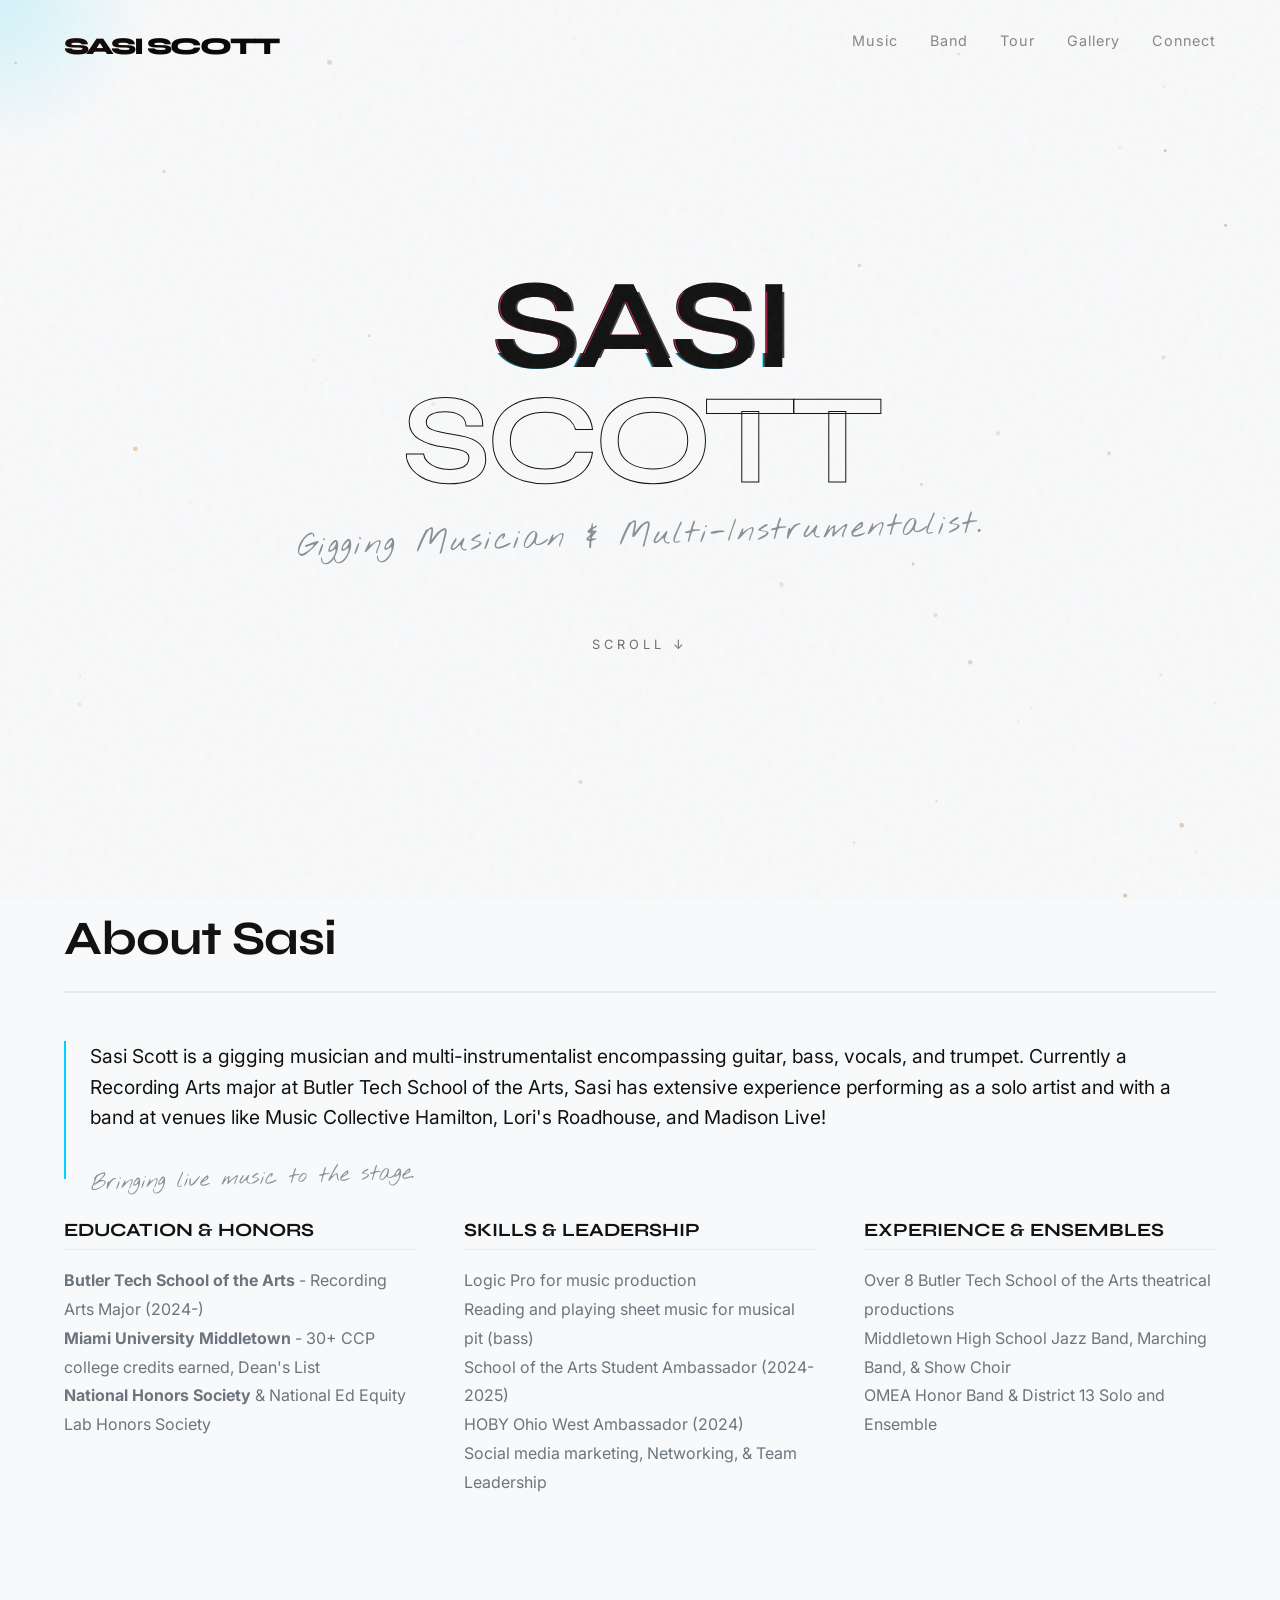
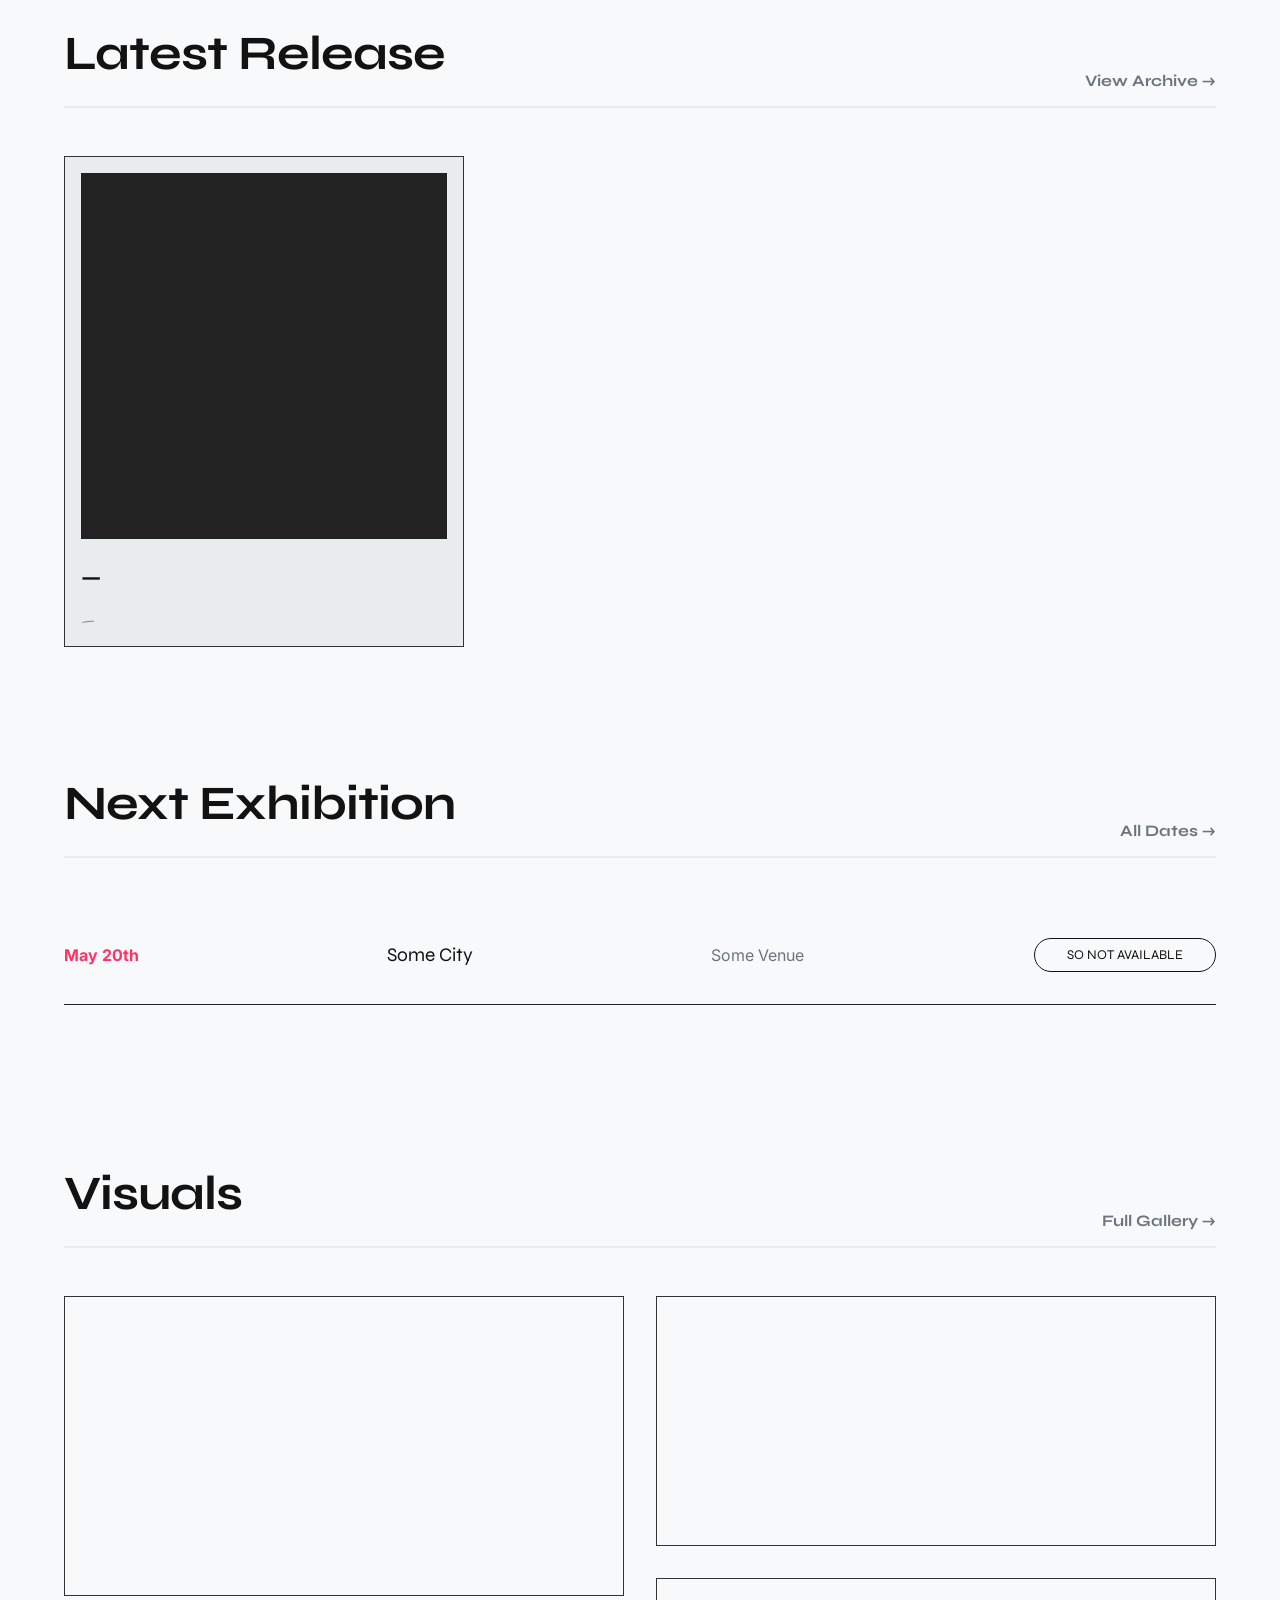
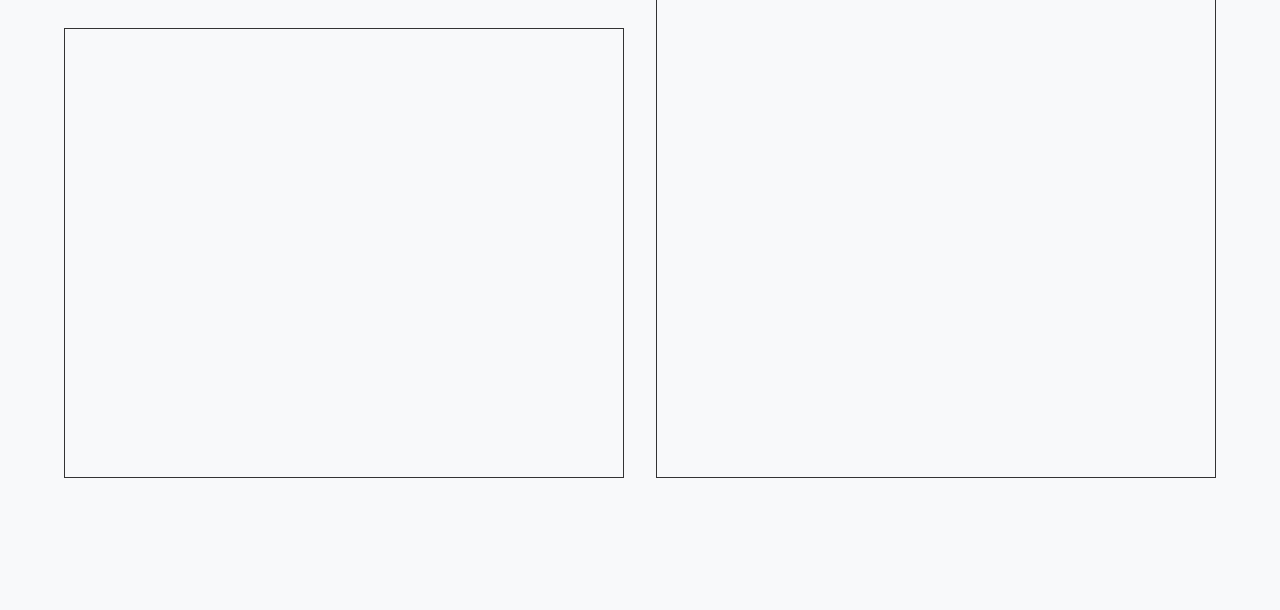
<file: index.html>
<!DOCTYPE html>
<html lang="en">
<head>
    <meta charset="UTF-8">
    <meta name="viewport" content="width=device-width, initial-scale=1.0">
    <title>Sasi Scott | Contemporary Art & Music</title>
    <link rel="stylesheet" href="css/style.css">
    <link rel="preconnect" href="https://fonts.googleapis.com">
    <link rel="preconnect" href="https://fonts.gstatic.com" crossorigin>
    <link href="https://fonts.googleapis.com/css2?family=Inter:wght@300;400;800&family=Nothing+You+Could+Do&family=Syne:wght@400;700;800&display=swap" rel="stylesheet">
</head>
<body>
    <!-- Netlify Identity Widget for CMS -->
    <script src="https://identity.netlify.com/v1/netlify-identity-widget.js"></script>

    <div id="grain-overlay"></div>
    <div class="cursor-glow"></div>

    <!-- Ambient Particles Background -->
    <canvas id="particle-canvas"></canvas>

    <nav>
        <div class="logo"><a href="#" onclick="navTo('home')">SASI SCOTT</a></div>
        <div class="links">
            <a href="#" onclick="navTo('music')">Music</a>
            <a href="https://greenfuzzband.brrrbrrr.xyz/" target="_blank" rel="noopener">Band</a>

            <a href="#" onclick="navTo('tour')">Tour</a>
            <a href="#" onclick="navTo('gallery')">Gallery</a>
            <a href="#" onclick="navTo('contact')">Connect</a>
        </div>
    </nav>

    <main id="app">
        <!-- Home Section -->
        <section id="home" class="view active">
            <div class="hero-container">
                <h1 class="cinematic-title">
                    <span class="glitch" data-text="SASI">SASI</span><br>
                    <span class="outline-text">SCOTT</span>
                </h1>
                <p class="handwritten hero-notes">Gigging Musician & Multi-Instrumentalist.</p>
                <div class="cta-scroll">Scroll &darr;</div>
            </div>

            <!-- Home Content Summaries -->
            <div class="home-summary">
                
                <!-- About Me -->
                <div class="summary-block reveal">
                    <div class="exhibit-header">
                        <h2>About Sasi</h2>
                    </div>
                    <div class="about-content" style="display: flex; flex-direction: column; gap: 2.5rem;">
                        <!-- Intro Bio -->
                        <div style="border-left: 2px solid var(--accent); padding-left: 1.5rem;">
                            <p style="font-size: 1.2rem; line-height: 1.6; margin-bottom: 1rem;">
                                Sasi Scott is a gigging musician and multi-instrumentalist encompassing guitar, bass, vocals, and trumpet. Currently a Recording Arts major at Butler Tech School of the Arts, Sasi has extensive experience performing as a solo artist and with a band at venues like Music Collective Hamilton, Lori's Roadhouse, and Madison Live!
                            </p>
                            <p class="handwritten">Bringing live music to the stage.</p>
                        </div>
                        
                        <!-- Resume Grid -->
                        <div style="display: grid; grid-template-columns: repeat(auto-fit, minmax(280px, 1fr)); gap: 3rem;">
                            
                            <!-- Education & Honors -->
                            <div>
                                <h3 style="font-family: var(--font-heading); margin-bottom: 1rem; border-bottom: 1px solid var(--charcoal); padding-bottom: 0.5rem; text-transform: uppercase;">Education & Honors</h3>
                                <ul style="list-style: none; color: var(--silver); line-height: 1.8;">
                                    <li><strong>Butler Tech School of the Arts</strong> - Recording Arts Major (2024-)</li>
                                    <li><strong>Miami University Middletown</strong> - 30+ CCP college credits earned, Dean's List</li>
                                    <li><strong>National Honors Society</strong> & National Ed Equity Lab Honors Society</li>
                                </ul>
                            </div>
                            
                            <!-- Skills & Tools -->
                            <div>
                                <h3 style="font-family: var(--font-heading); margin-bottom: 1rem; border-bottom: 1px solid var(--charcoal); padding-bottom: 0.5rem; text-transform: uppercase;">Skills & Leadership</h3>
                                <ul style="list-style: none; color: var(--silver); line-height: 1.8;">
                                    <li>Logic Pro for music production</li>
                                    <li>Reading and playing sheet music for musical pit (bass)</li>
                                    <li>School of the Arts Student Ambassador (2024-2025)</li>
                                    <li>HOBY Ohio West Ambassador (2024)</li>
                                    <li>Social media marketing, Networking, & Team Leadership</li>
                                </ul>
                            </div>

                            <!-- Extracurriculars -->
                            <div>
                                <h3 style="font-family: var(--font-heading); margin-bottom: 1rem; border-bottom: 1px solid var(--charcoal); padding-bottom: 0.5rem; text-transform: uppercase;">Experience & Ensembles</h3>
                                <ul style="list-style: none; color: var(--silver); line-height: 1.8;">
                                    <li>Over 8 Butler Tech School of the Arts theatrical productions</li>
                                    <li>Middletown High School Jazz Band, Marching Band, & Show Choir</li>
                                    <li>OMEA Honor Band & District 13 Solo and Ensemble</li>
                                </ul>
                            </div>
                            
                        </div>
                    </div>
                </div>

                <!-- Music Teaser -->
                <div class="summary-block reveal">
                    <div class="exhibit-header">
                        <h2>Latest Release</h2>
                        <a href="#" onclick="navTo('music')" class="view-more">View Archive &rarr;</a>
                    </div>
                    <div id="home-latest-release" class="album-card exhibit-item" style="max-width: 400px;">
                        <div id="home-latest-release-art" class="album-art" style="background: #222"></div>
                        <div class="album-info">
                            <h3 id="home-latest-release-title">—</h3>
                            <p id="home-latest-release-note" class="handwritten">—</p>
                        </div>
                    </div>
                </div>

                <!-- Tour Teaser -->
                <div class="summary-block reveal">
                    <div class="exhibit-header">
                        <h2>Next Exhibition</h2>
                        <a href="#" onclick="navTo('tour')" class="view-more">All Dates &rarr;</a>
                    </div>
                    <ul class="tour-list" style="margin-bottom: 2rem;">
                        <li id="home-next-exhibition" class="tour-date">
                            <span id="home-next-exhibition-date" class="date">—</span>
                            <span id="home-next-exhibition-city" class="city">—</span>
                            <span id="home-next-exhibition-venue" class="venue">—</span>
                            <button id="home-next-exhibition-ticket" class="tix-btn">—</button>
                        </li>
                    </ul>
                </div>

                <!-- Gallery Teaser -->
                <div class="summary-block reveal">
                    <div class="exhibit-header">
                        <h2>Visuals</h2>
                        <a href="#" onclick="navTo('gallery')" class="view-more">Full Gallery &rarr;</a>
                    </div>
                    <div id="home-visuals" class="masonry" style="column-count: 2;"></div>
                </div>
            </div>
        </section>

        <!-- Music Section -->
        <section id="music" class="view">
            <div class="exhibit-header reveal">
                <h2>I. Solo Archive</h2>
                <p>Curated noise and late night thoughts. Just me.</p>
            </div>
            <div class="albums-grid" id="dynamic-music">
                <!-- Music cards will be loaded here from data.js -->
            </div>
        </section>

        <!-- Band Section -->
        <section id="band" class="view">
            <div class="band-wrap reveal">
                <div class="exhibit-header" style="margin-bottom: 3rem;">
                    <h2>GREEN FUZZ</h2>
                    <p>Band lives here — opening the official site.</p>
                </div>

                <div class="band-grid" style="grid-template-columns: 1fr;">
                    <div class="band-card" style="padding: 2.5rem; text-align: left;">
                        <h3 style="margin-bottom: 1rem;">Official link</h3>
                        <p class="band-copy" style="margin-bottom: 1.5rem;">
                            The Band button in the nav opens this automatically.
                        </p>

                        <a class="band-link" href="https://greenfuzzband.brrrbrrr.xyz/" target="_blank" rel="noopener" style="display:inline-block;">
                            Visit greenfuzzband.brrrbrrr.xyz/ →
                        </a>
                    </div>
                </div>
            </div>
        </section>


        <!-- Tour Section -->
        <section id="tour" class="view">
            <div class="exhibit-header">
                <h2>II. Live Exhibitions</h2>
            </div>
            <ul class="tour-list" id="dynamic-tour">
                <!-- Tour dates will be loaded here from data.js -->
            </ul>
        </section>

        <!-- Gallery Section -->
        <section id="gallery" class="view">
             <div class="exhibit-header reveal">
                 <h2>III. Visual Archive</h2>
                 <p>Disposable thoughts.</p>
             </div>
             <div class="masonry" id="dynamic-gallery">
                 <!-- Gallery images will be loaded here from data.js -->
             </div>
        </section>

        <!-- Contact Section -->
        <section id="contact" class="view">
            <div class="contact-container reveal">
                <h2 class="cinematic-title" style="font-size: 4rem;">DROP A LINE</h2>
                <div class="contact-grid">
                    <div class="contact-info">
                        <p>Management: mgmt@sasiscott.com</p>
                        <p>Booking: live@sasiscott.com</p>
                        <ul class="social-links">
                            <li><a href="#">Spotify</a></li>
                            <li><a href="#">Apple Music</a></li>
                            <li><a href="#">Instagram</a></li>
                            <li><a href="#">YouTube</a></li>
                        </ul>
                    </div>
                    <form class="minimal-form">
                        <input type="text" placeholder="Your name" required>
                        <input type="email" placeholder="Your email" required>
                        <textarea placeholder="Tell me something..." rows="4" required></textarea>
                        <button type="submit" class="tix-btn">Send into the void</button>
                    </form>
                </div>
            </div>
        </section>

    </main>

    <!-- App Logic -->
    <script src="js/app.js"></script>

    <!-- Handle CMS Authentication Redirect -->
    <script>
      if (window.netlifyIdentity) {
        window.netlifyIdentity.on("init", user => {
          if (!user) {
            window.netlifyIdentity.on("login", () => {
              document.location.href = "/admin/";
            });
          }
        });
      }
    </script>
</body>
</html>
</file>
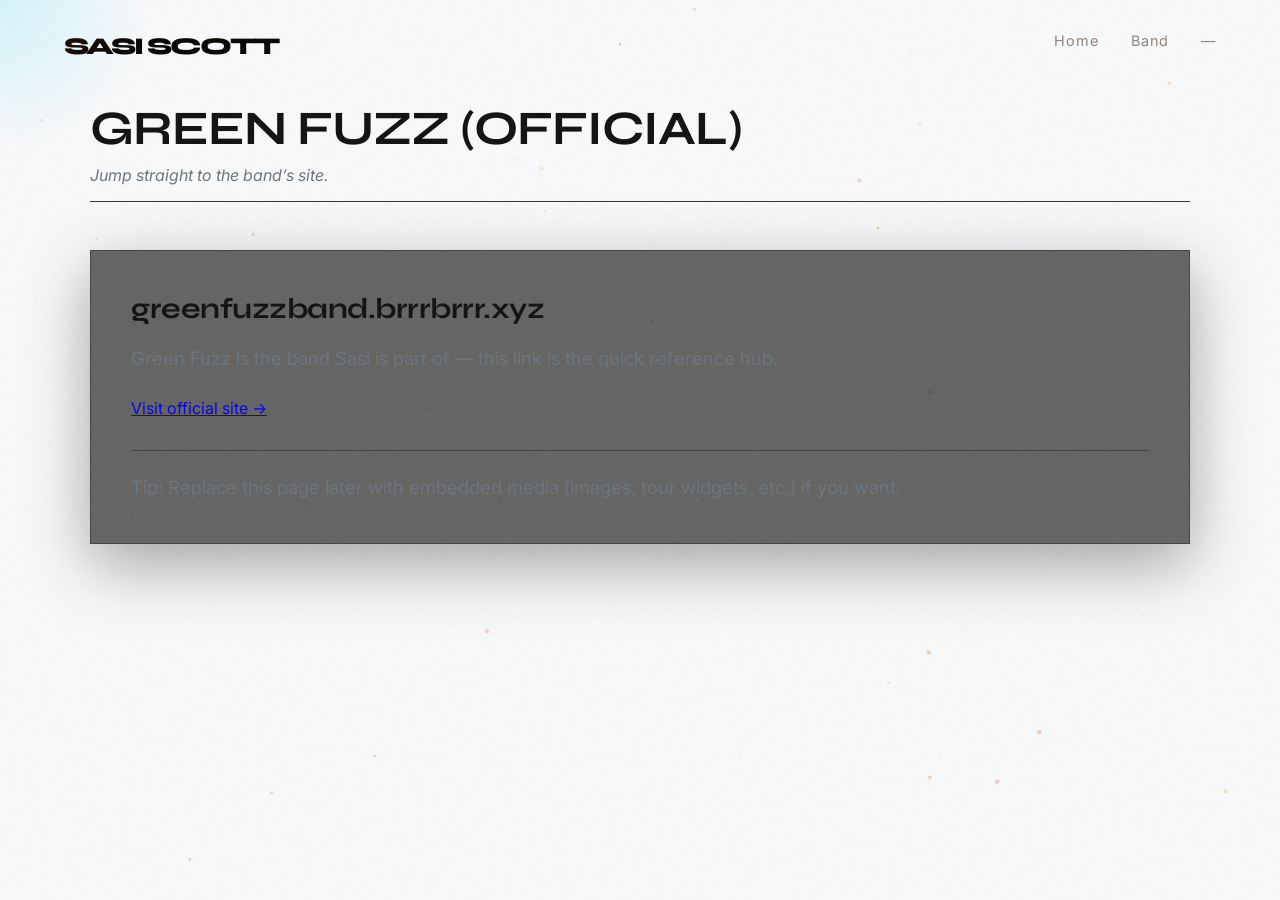
<file: band-link.html>
<!DOCTYPE html>
<html lang="en">
<head>
  <meta charset="UTF-8" />
  <meta name="viewport" content="width=device-width, initial-scale=1.0" />
  <title>GREEN FUZZ — Official Link</title>
  <link rel="stylesheet" href="css/style.css" />
  <link rel="preconnect" href="https://fonts.googleapis.com" />
  <link rel="preconnect" href="https://fonts.gstatic.com" crossorigin />
  <link href="https://fonts.googleapis.com/css2?family=Inter:wght@300;400;800&family=Nothing+You+Could+Do&family=Syne:wght@400;700;800&display=swap" rel="stylesheet" />
</head>
<body>
  <script src="https://identity.netlify.com/v1/netlify-identity-widget.js"></script>

  <div id="grain-overlay"></div>
  <div class="cursor-glow"></div>
  <canvas id="particle-canvas"></canvas>

  <nav>
    <div class="logo"><a href="/" onclick="return true">SASI SCOTT</a></div>
    <div class="links">
      <a href="/">Home</a>
      <a href="#" onclick="window.location.href='/?view=band'; return false;">Band</a>
      <a href="/" onclick="return false;">—</a>
    </div>
  </nav>

  <main id="band-link" class="view active">
    <div class="band-wrap reveal">
      <div class="exhibit-header" style="margin-bottom:3rem;">
        <h2>GREEN FUZZ (OFFICIAL)</h2>
        <p>Jump straight to the band’s site.</p>
      </div>

      <div class="band-card" style="padding:2.5rem;">
        <h3 style="margin-bottom:1rem;">greenfuzzband.brrrbrrr.xyz</h3>
        <p class="band-copy" style="margin-bottom:1.5rem;">
          Green Fuzz is the band Sasi is part of — this link is the quick reference hub.
        </p>
        <a class="band-primary" href="https://greenfuzzband.brrrbrrr.xyz" target="_blank" rel="noopener">
          Visit official site →
        </a>

        <div style="margin-top:2rem; border-top:1px solid #444; padding-top:1.25rem;">
          <p class="band-copy" style="margin:0;">
            Tip: Replace this page later with embedded media (images, tour widgets, etc.) if you want.
          </p>
        </div>
      </div>
    </div>
  </main>

  <script src="js/app.js"></script>
</body>
</html>
</file>
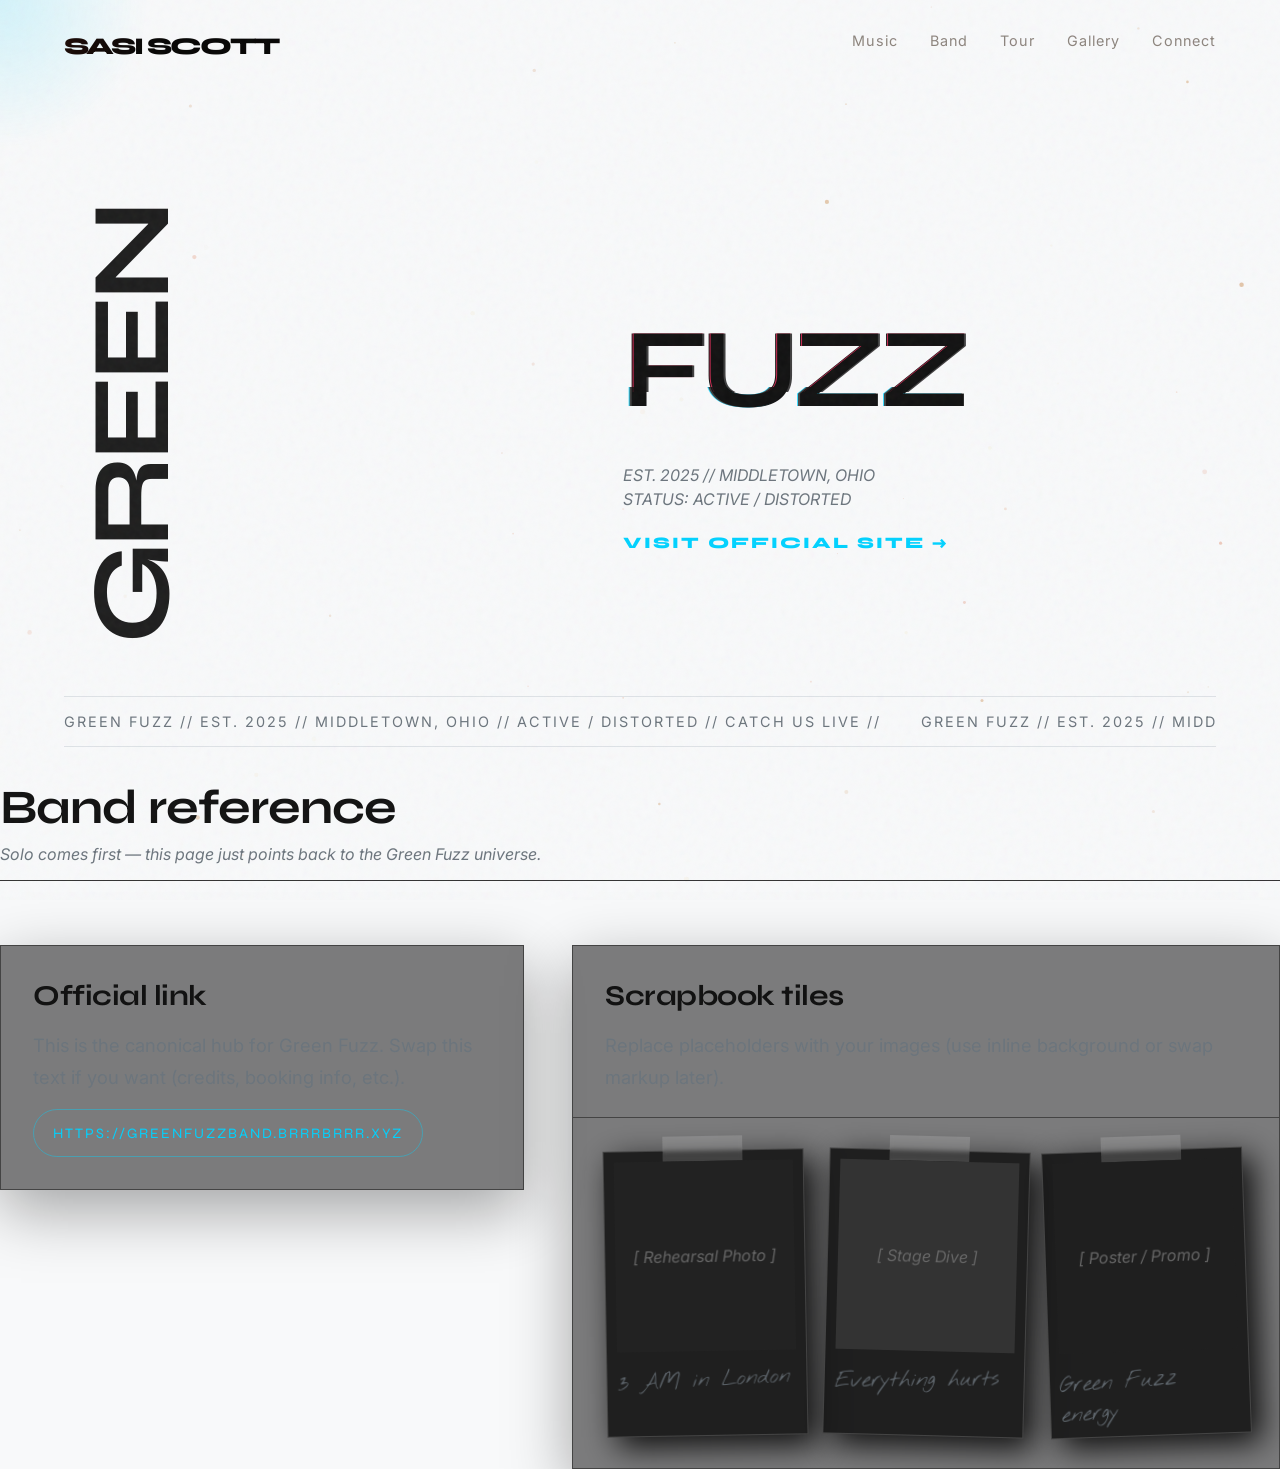
<file: band.html>
<!DOCTYPE html>
<html lang="en">
<head>
    <meta charset="UTF-8">
    <meta name="viewport" content="width=device-width, initial-scale=1.0">
    <title>GREEN FUZZ — Band</title>

    <!-- TODO: Replace with your site’s shared CSS if you already have it; kept minimal here to match the existing style.css approach. -->
    <link rel="stylesheet" href="css/style.css">
    <link rel="preconnect" href="https://fonts.googleapis.com">
    <link rel="preconnect" href="https://fonts.gstatic.com" crossorigin>
    <link href="https://fonts.googleapis.com/css2?family=Inter:wght@300;400;800&family=Nothing+You+Could+Do&family=Syne:wght@400;700;800&display=swap" rel="stylesheet">
</head>
<body>
    <script src="https://identity.netlify.com/v1/netlify-identity-widget.js"></script>

    <div id="grain-overlay"></div>
    <div class="cursor-glow"></div>
    <canvas id="particle-canvas"></canvas>

    <nav>
        <div class="logo"><a href="#" onclick="navTo('home')">SASI SCOTT</a></div>
        <div class="links">
            <a href="#" onclick="navTo('music')">Music</a>
            <a href="#" onclick="navTo('band')">Band</a>
            <a href="#" onclick="navTo('tour')">Tour</a>
            <a href="#" onclick="navTo('gallery')">Gallery</a>
            <a href="#" onclick="navTo('contact')">Connect</a>
        </div>
    </nav>

    <!-- Standalone band page: kept simple + editable placeholders -->
    <main class="band-page" id="band-page">
        <section class="band-hero section visible">
            <div class="band-hero-grid">
                <div class="band-hero-left">
                    <h1 class="band-gv-vertical" data-text="GREEN">GREEN</h1>
                </div>
                <div class="band-hero-right">
                    <h1 class="band-gv-horizontal glitch" data-text="FUZZ">FUZZ</h1>
                    <div class="band-hero-meta">
                        <p>EST. 2025 // MIDDLETOWN, OHIO</p>
                        <p>STATUS: ACTIVE / DISTORTED</p>
                    </div>
                    <a class="band-hero-link" href="https://greenfuzzband.brrrbrrr.xyz" target="_blank" rel="noopener">
                        Visit official site →
                    </a>
                </div>
            </div>

            <div class="band-marquee-strip" aria-hidden="true">
                <div class="band-marquee-track">
                    <span>GREEN FUZZ // EST. 2025 // MIDDLETOWN, OHIO // ACTIVE / DISTORTED // CATCH US LIVE // </span>
                    <span>GREEN FUZZ // EST. 2025 // MIDDLETOWN, OHIO // ACTIVE / DISTORTED // CATCH US LIVE // </span>
                    <span>GREEN FUZZ // EST. 2025 // MIDDLETOWN, OHIO // ACTIVE / DISTORTED // CATCH US LIVE // </span>
                </div>
            </div>
        </section>

        <section class="section visible" style="border-bottom:none;">
            <div class="exhibit-header">
                <h2>Band reference</h2>
                <p>Solo comes first — this page just points back to the Green Fuzz universe.</p>
            </div>

            <div class="band-official-grid">
                <div class="band-card block">
                    <h3>Official link</h3>
                    <p class="band-copy">
                        This is the canonical hub for Green Fuzz.
                        Swap this text if you want (credits, booking info, etc.).
                    </p>
                    <a class="band-link band-link-big" href="https://greenfuzzband.brrrbrrr.xyz" target="_blank" rel="noopener">
                        https://greenfuzzband.brrrbrrr.xyz
                    </a>
                </div>

                <div class="band-card block band-scrapbook" style="padding:0; overflow:hidden;">
                    <div class="band-scrapbook-top">
                        <h3 style="margin-bottom:1rem; padding:0 2rem;">Scrapbook tiles</h3>
                        <p class="band-copy" style="padding:0 2rem 1.5rem; margin:0;">
                            Replace placeholders with your images (use inline background or swap markup later).
                        </p>
                    </div>
                    <div class="band-scrapbook-grid">
                        <div class="scrapbook-item band-scrapbook-tile">
                            <div class="tape-piece"></div>
                            <div class="placeholder-img" style="background:#222;">[ Rehearsal Photo ]</div>
                            <p class="handwritten">3 AM in London</p>
                        </div>
                        <div class="scrapbook-item band-scrapbook-tile">
                            <div class="tape-piece"></div>
                            <div class="placeholder-img" style="background:#333;">[ Stage Dive ]</div>
                            <p class="handwritten">Everything hurts</p>
                        </div>
                        <div class="scrapbook-item band-scrapbook-tile">
                            <div class="tape-piece"></div>
                            <div class="placeholder-img" style="background:#1f1f1f;">[ Poster / Promo ]</div>
                            <p class="handwritten">Green Fuzz energy</p>
                        </div>
                    </div>
                </div>
            </div>
        </section>
    </main>

    <script src="js/app.js"></script>
    <script>
        function navTo(pageId){
            // keep navbar consistent with the SPA routing in index.html
            if (pageId === 'home') window.location.href = '/';
            else if (pageId === 'music') window.location.href = '/#music';
            else if (pageId === 'band') window.location.href = '/#band';
            else if (pageId === 'tour') window.location.href = '/#tour';
            else if (pageId === 'gallery') window.location.href = '/#gallery';
            else if (pageId === 'contact') window.location.href = '/#contact';
            else window.location.href = '/';
        }
    </script>

    <style>
        /* Page-specific extras (so we don’t disturb existing site styling too much) */
        .band-page { padding-top: 110px; }
        .band-hero { padding: 6rem 4rem 2rem; }
        .band-hero-grid { display:grid; grid-template-columns: 1fr 1.2fr; gap: 4rem; align-items:center; }
        .band-gv-vertical { font-family: var(--font-heading); font-size: 7rem; letter-spacing: -6px; opacity: 0.95; }
        .band-gv-vertical{ writing-mode: vertical-rl; transform: rotate(180deg); display:inline-block; }
        .band-gv-horizontal { font-family: var(--font-heading); font-size: 7rem; letter-spacing: -6px; }
        .band-hero-right { display:flex; flex-direction:column; gap: 1.5rem; }
        .band-hero-meta p { color: var(--silver); font-style: italic; margin-top:0.25rem; }
        .band-hero-link { color: var(--accent); font-family: var(--font-heading); text-transform: uppercase; letter-spacing: 2px; font-weight: 800; text-decoration:none; }
        .band-marquee-strip{ margin-top: 3rem; border-top: 1px solid var(--washed-blue); border-bottom: 1px solid var(--washed-blue); overflow:hidden; }
        .band-marquee-track{ display:flex; width:max-content; animation: band-marquee 16s linear infinite; gap: 2.5rem; padding: 1rem 0; }
        .band-marquee-track span{ white-space:nowrap; text-transform:uppercase; letter-spacing:2px; color: var(--silver); font-size:0.9rem; }
        @keyframes band-marquee{ from{ transform: translateX(0); } to { transform: translateX(-50%); } }

        .band-official-grid{ display:grid; grid-template-columns: 1fr 1.35fr; gap: 3rem; align-items:start; }
        .band-card.block{ background: rgba(20,20,20,0.55); border: 1px solid #444; padding: 2rem; }
        .band-link{ display:inline-block; margin-top: 1rem; }
        .band-link-big{ border-radius: 999px; padding: 0.9rem 1.2rem; }

        .band-scrapbook-top{ border-bottom: 1px solid #444; padding: 2rem 0 0; }
        .band-scrapbook-grid{ display:grid; grid-template-columns: repeat(3, minmax(0,1fr)); gap:1.25rem; padding: 2rem; }

        @media (max-width: 900px){
            .band-hero { padding: 5rem 2rem 2rem; }
            .band-hero-grid{ grid-template-columns: 1fr; gap:2rem; }
            .band-gv-vertical{ writing-mode: horizontal-tb; transform:none; font-size:4.5rem; }
            .band-gv-horizontal{ font-size:4.5rem; }
            .band-official-grid{ grid-template-columns: 1fr; }
            .band-scrapbook-grid{ grid-template-columns: 1fr; }
        }
    </style>
</body>
</html>
</file>
<file: css/style.css>
:root {
    --bg-dark: #f8f9fa; /* Bright, clean gallery white */
    --charcoal: #e9ecef; /* Light structural shapes */
    --silver: #6c757d; /* Medium cool grey for subtle text */
    --faded-white: #121212; /* Core text now dark for contrast */
    --washed-blue: #dee2e6; /* Soft architectural borders */
    --muted-purple: #f1f3f5; /* Off-white block shadows */
    --soft-red: #ff3366; /* Vibrant abstract pink/red */
    --accent: #00d2ff; /* Electric cyan contrast */
    --font-heading: 'Syne', sans-serif;
    --font-body: 'Inter', sans-serif;
    --font-hand: 'Nothing You Could Do', cursive;
}

* {
    box-sizing: border-box;
    margin: 0;
    padding: 0;
}

body {
    background-color: var(--bg-dark);
    color: var(--faded-white);
    font-family: var(--font-body);
    overflow-x: hidden;
    scroll-behavior: smooth;
    cursor: crosshair; /* Adds to the chaotic artistic feel */
}

/* Film Grain Overlay */
#grain-overlay {
    position: fixed;
    top: 0;
    left: 0;
    width: 100vw;
    height: 100vh;
    pointer-events: none;
    z-index: 9999;
    opacity: 0.04;
    background-image: url('data:image/svg+xml,%3Csvg viewBox="0 0 200 200" xmlns="http://www.w3.org/2000/svg"%3E%3Cfilter id="noiseFilter"%3E%3CfeTurbulence type="fractalNoise" baseFrequency="0.65" numOctaves="3" stitchTiles="stitch"/%3E%3C/filter%3E%3Crect width="100%25" height="100%25" filter="url(%23noiseFilter)"/%3E%3C/svg%3E');
}

/* Custom Cursor Glow */
.cursor-glow {
    position: fixed;
    top: 0;
    left: 0;
    width: 300px;
    height: 300px;
    background: radial-gradient(circle, rgba(0, 210, 255, 0.15) 0%, rgba(248, 249, 250, 0) 70%);
    border-radius: 50%;
    pointer-events: none;
    transform: translate(-50%, -50%);
    z-index: 1;
    mix-blend-mode: multiply;
    transition: width 0.3s, height 0.3s;
}

/* Ambient Particles Canvas */
#particle-canvas {
    position: fixed;
    top: 0;
    left: 0;
    width: 100vw;
    height: 100vh;
    z-index: -2;
    pointer-events: none;
}

/* Navigation */
nav {
    position: fixed;
    top: 0;
    left: 0;
    width: 100%;
    display: flex;
    justify-content: space-between;
    padding: 2rem 4rem;
    z-index: 100;
    mix-blend-mode: difference;
}

.logo a {
    font-family: var(--font-heading);
    font-weight: 800;
    font-size: 1.5rem;
    letter-spacing: -2px;
    color: #fff;
    text-decoration: none;
    text-transform: uppercase;
}

.links {
    display: flex;
    gap: 2rem;
}

.links a {
    color: var(--silver);
    text-decoration: none;
    font-size: 0.9rem;
    letter-spacing: 1px;
    position: relative;
    transition: color 0.3s;
}

.links a:hover {
    color: #fff;
}

.links a::after {
    content: '';
    position: absolute;
    bottom: -5px;
    left: 0;
    width: 0%;
    height: 1px;
    background-color: var(--soft-red);
    transition: width 0.3s ease;
}

.links a:hover::after {
    width: 100%;
}

/* Views Routing */
.view {
    display: none;
    min-height: 100vh;
    padding: 100px 4rem;
    position: relative;
    z-index: 10;
    animation: fadeExh 0.8s ease forwards;
    opacity: 0;
}

.view.active {
    display: block;
}

@keyframes fadeExh {
    from { opacity: 0; transform: translateY(20px); filter: blur(10px); }
    to { opacity: 1; transform: translateY(0); filter: blur(0); }
}

/* Typography styles */
.handwritten {
    font-family: var(--font-hand);
    color: var(--silver);
    font-size: 1.4rem;
    transform: rotate(-2deg);
    opacity: 0.8;
}

.exhibit-header {
    margin-bottom: 4rem;
    border-bottom: 1px solid #333;
    padding-bottom: 1rem;
}

.exhibit-header h2 {
    font-family: var(--font-heading);
    font-size: 3rem;
    font-weight: 700;
    letter-spacing: -1px;
    margin-bottom: 0.5rem;
    text-align: left;
}

.exhibit-header p {
    color: var(--silver);
    font-style: italic;
}

/* Home Section */
#home {
    text-align: center;
}

.hero-container {
    position: relative;
    z-index: 2;
    min-height: 80vh;
    display: flex;
    flex-direction: column;
    align-items: center;
    justify-content: center;
}

.cinematic-title {
    font-family: var(--font-heading);
    font-size: 8rem;
    line-height: 0.9;
    letter-spacing: -5px;
    text-transform: uppercase;
    position: relative;
    display: inline-block;
}

.outline-text {
    -webkit-text-stroke: 1px var(--faded-white);
    color: transparent;
}

/* Glitch Effect */
.glitch {
    position: relative;
    display: inline-block;
    color: var(--faded-white);
}

.glitch::before, .glitch::after {
    content: attr(data-text);
    position: absolute;
    top: 0;
    left: 0;
    width: 100%;
    height: 100%;
    opacity: 0.8;
}

.glitch::before {
    left: 2px;
    text-shadow: -1px 0 var(--soft-red);
    clip: rect(24px, 550px, 90px, 0);
    animation: glitch-anim 2s infinite linear alternate-reverse;
}

.glitch::after {
    left: -2px;
    text-shadow: -1px 0 var(--accent);
    clip: rect(85px, 550px, 140px, 0);
    animation: glitch-anim 2.5s infinite linear alternate-reverse;
}

@keyframes glitch-anim {
    0% { clip: rect(42px, 9999px, 44px, 0); }
    20% { clip: rect(12px, 9999px, 59px, 0); }
    40% { clip: rect(48px, 9999px, 98px, 0); }
    60% { clip: rect(85px, 9999px, 10px, 0); }
    80% { clip: rect(6px, 9999px, 80px, 0); }
    100% { clip: rect(90px, 9999px, 110px, 0); }
}

.hero-notes {
    margin-top: 1rem;
    font-size: 2rem;
    letter-spacing: 2px;
}

.cta-scroll {
    margin-top: 5rem;
    font-size: 0.8rem;
    letter-spacing: 4px;
    text-transform: uppercase;
    animation: bob 2s infinite ease-in-out;
    opacity: 0.6;
}

@keyframes bob {
    0%, 100% { transform: translateY(0); }
    50% { transform: translateY(10px); }
}

/* Floating Elements (Tape, Polaroids) */
.floating-element {
    position: absolute;
    z-index: -1;
}

.tape {
    width: 150px;
    height: 30px;
    background-color: rgba(255,255,255,0.1);
    box-shadow: 0 1px 3px rgba(0,0,0,0.5);
    border-radius: 2px;
}

.photo {
    background: #111;
    padding: 10px 10px 40px 10px;
    border: 1px solid #333;
    box-shadow: 5px 5px 20px rgba(0,0,0,0.8);
}

.photo .polaroid {
    background: #222;
    width: 200px;
    height: 250px;
    display: flex;
    align-items: flex-end;
    justify-content: center;
    padding-bottom: 2rem;
    font-family: var(--font-hand);
    color: var(--silver);
}

.blur-effect {
    filter: blur(2px) grayscale(50%);
    transition: filter 0.5s ease;
}

.blur-effect:hover {
    filter: blur(0px) grayscale(0%);
    z-index: 10;
}

/* Music Section */
.albums-grid {
    display: grid;
    grid-template-columns: repeat(auto-fit, minmax(300px, 1fr));
    gap: 3rem;
}

.album-card {
    background: var(--charcoal);
    padding: 1rem;
    border: 1px solid #333;
    transition: transform 0.4s ease, box-shadow 0.4s ease;
}

.album-card:hover {
    transform: translateY(-10px) scale(1.02);
    box-shadow: 0 20px 40px rgba(0,0,0,0.7);
}

.album-art {
    width: 100%;
    aspect-ratio: 1;
    background: #222; /* Placeholder */
    margin-bottom: 1.5rem;
    position: relative;
    overflow: hidden;
}

.album-art::after {
    content: '';
    position: absolute;
    top: 0; left: -100%;
    width: 50%; height: 100%;
    background: linear-gradient(to right, transparent, rgba(255,255,255,0.1), transparent);
    transform: skewX(-20deg);
    transition: 0.5s;
}

.album-card:hover .album-art::after {
    left: 150%;
}

.album-info h3 {
    font-family: var(--font-heading);
    font-size: 1.5rem;
    margin-bottom: 0.5rem;
    letter-spacing: -0.5px;
}

/* Band / Scrapbook */
.band-wrap {
    max-width: 1100px;
    margin: 0 auto;
}

.band-grid {
    display: grid;
    grid-template-columns: 1fr 1.15fr;
    gap: 3rem;
    align-items: start;
}

.band-card {
    background: rgba(20,20,20,0.65);
    border: 1px solid #444;
    padding: 2rem;
    box-shadow: 0 20px 60px rgba(0,0,0,0.35);
}

.band-card h3 {
    font-family: var(--font-heading);
    font-size: 1.8rem;
    letter-spacing: -0.5px;
    margin-bottom: 1rem;
}

.band-copy {
    color: var(--silver);
    font-size: 1.15rem;
    line-height: 1.75;
}

.band-links {
    display: flex;
    flex-direction: column;
    gap: 0.9rem;
    margin-top: 1.5rem;
}

.band-link {
    color: var(--accent);
    text-decoration: none;
    font-family: var(--font-heading);
    text-transform: uppercase;
    letter-spacing: 2px;
    font-size: 0.9rem;
    border: 1px solid rgba(0, 210, 255, 0.4);
    padding: 0.75rem 1rem;
    border-radius: 10px;
    transition: transform 0.2s ease, background 0.2s ease;
}

.band-link:hover {
    transform: translateY(-2px);
    background: rgba(0, 210, 255, 0.08);
}

.band-link.subtle {
    color: var(--silver);
    border-color: rgba(108, 117, 125, 0.35);
}

.band-scrapbook-grid {
    display: grid;
    grid-template-columns: repeat(3, minmax(0, 1fr));
    gap: 1.25rem;
}

/* Override scrapbook tiles to be normal-flow tiles (not absolute-position cards) */
.scrapbook-item {
    position: relative;
    padding: 10px;
    background: rgba(20,20,20,0.9);
    border: 1px solid #444;
    box-shadow: 10px 10px 30px rgba(0,0,0,0.9);
    transition: transform 0.3s ease;
}

.scrapbook-item:hover {
    transform: scale(1.06) rotate(0deg);
}

.band-scrapbook-tile {
    transform: rotate(var(--tile-rot, -1deg));
}

.band-scrapbook-tile:nth-child(2) { --tile-rot: 1.5deg; }
.band-scrapbook-tile:nth-child(3) { --tile-rot: -2deg; }

.placeholder-img {
    width: 100%;
    height: 190px;
    display: flex;
    align-items: center;
    justify-content: center;
    color: #666;
    margin-bottom: 0.85rem;
    font-style: italic;
    background: #222;
}

.tape-piece {
    position: absolute;
    top: -15px;
    left: 50%;
    transform: translateX(-50%);
    width: 80px;
    height: 25px;
    background: rgba(255,255,255,0.15);
    backdrop-filter: blur(2px);
}


/* Journal */
.diary-layout {
    max-width: 800px;
    margin: 0 auto;
}

.diary-page {
    background: #111;
    padding: 4rem;
    border-left: 2px dashed #333;
    position: relative;
}

.diary-page .date {
    font-family: monospace;
    color: var(--accent);
    margin-bottom: 2rem;
}

.diary-page p {
    font-size: 1.2rem;
    line-height: 1.8;
    color: var(--silver);
    font-family: serif; /* Adds to diary feel */
}

/* Tour */
.tour-list {
    list-style: none;
}

.tour-date {
    display: flex;
    justify-content: space-between;
    align-items: center;
    padding: 2rem 0;
    border-bottom: 1px solid #222;
    transition: background 0.3s;
}

.tour-date:hover {
    background: rgba(255,255,255,0.02);
    padding-left: 1rem;
    padding-right: 1rem;
}

.tour-date span {
    flex: 1;
}

.tour-date .date { color: var(--soft-red); font-weight: bold; }
.tour-date .city { font-family: var(--font-heading); font-size: 1.2rem; }
.tour-date .venue { color: var(--silver); }

.tix-btn {
    background: transparent;
    border: 1px solid var(--faded-white);
    color: var(--faded-white);
    padding: 0.5rem 2rem;
    border-radius: 50px;
    cursor: pointer;
    font-family: var(--font-heading);
    text-transform: uppercase;
    transition: 0.3s;
}

.tix-btn:hover {
    background: var(--faded-white);
    color: var(--bg-dark);
}

/* Gallery Masonry */
.masonry {
    column-count: 3;
    column-gap: 2rem;
}

.masonry-item {
    background: #1a1a1a;
    margin-bottom: 2rem;
    break-inside: avoid;
    border: 1px solid #333;
    opacity: 0.7;
    transition: 0.5s;
}

.masonry-item:hover {
    opacity: 1;
    box-shadow: 0 0 20px var(--accent);
}

/* Contact Section */
.contact-container {
    max-width: 900px;
    margin: 0 auto;
    padding-top: 5rem;
}

.contact-grid {
    display: grid;
    grid-template-columns: 1fr 1fr;
    gap: 4rem;
    margin-top: 4rem;
}

.contact-info p {
    color: var(--silver);
    margin-bottom: 1rem;
    font-size: 1.1rem;
}

.social-links {
    list-style: none; /* Removing margin-top just to keep it tight, adding it below */
    margin-top: 2rem;
}

.social-links li {
    margin-bottom: 0.8rem;
}

.social-links a {
    color: var(--faded-white);
    text-decoration: none;
    font-family: var(--font-heading);
    font-size: 1.2rem;
    text-transform: uppercase;
    transition: color 0.3s;
}

.social-links a:hover {
    color: var(--soft-red);
}

.minimal-form {
    display: flex;
    flex-direction: column;
    gap: 1.5rem;
}

.minimal-form input, .minimal-form textarea {
    background: transparent;
    border: none;
    border-bottom: 1px solid #444;
    color: var(--faded-white);
    font-family: var(--font-body);
    font-size: 1rem;
    padding: 0.5rem 0;
    resize: vertical;
}

.minimal-form input:focus, .minimal-form textarea:focus {
    outline: none;
    border-bottom-color: var(--soft-red);
}

/* Scroll Reveals */
.reveal {
    opacity: 0;
    transform: translateY(30px);
    transition: all 0.8s ease-out;
}

.reveal.active {
    opacity: 1;
    transform: translateY(0);
}

/* Home Summary Blocks */
.home-summary {
    margin-top: 10vh;
    display: flex;
    flex-direction: column;
    gap: 8rem;
    text-align: left;
}

.summary-block .exhibit-header {
    display: flex;
    justify-content: space-between;
    align-items: flex-end;
    border-bottom: 2px solid var(--charcoal);
    padding-bottom: 1rem;
    margin-bottom: 3rem;
}

.view-more {
    color: var(--silver);
    text-decoration: none;
    font-family: var(--font-heading);
    font-weight: 700;
    font-size: 1rem;
    transition: 0.3s;
}

.view-more:hover {
    color: var(--soft-red);
}

/* Responsive */
@media (max-width: 900px) {
    .band-grid { grid-template-columns: 1fr; }
    .band-scrapbook-grid { grid-template-columns: 1fr; }
}

@media (max-width: 768px) {
    .cinematic-title { font-size: 4rem; }
    nav { flex-direction: column; align-items: center; gap: 1rem; padding: 1rem; }
    .tour-date { flex-direction: column; gap: 1rem; text-align: center; }
    .masonry { column-count: 1; }
    .view { padding: 120px 2rem 4rem 2rem; }
    .contact-grid { grid-template-columns: 1fr; gap: 2rem; }
    .minimal-form input, .minimal-form textarea { padding: 0.75rem 0; min-height: 44px; }
    .tix-btn { padding: 0.75rem 1.5rem; min-height: 44px; }
    .band-link { padding: 1rem 1.5rem; min-height: 44px; }
}

@media (max-width: 480px) {
    #grain-overlay { 
        opacity: 0.02; 
        background-attachment: fixed; 
    }
    .cinematic-title { font-size: 2.5rem; }
    .outline-text { font-size: 2.5rem; }
    h1 { font-size: 2rem; }
    h2 { font-size: 1.5rem; }
    h3 { font-size: 1.2rem; }
    nav { padding: 0.75rem; }
    nav .logo { font-size: 1rem; }
    nav .links { gap: 0.5rem; font-size: 0.9rem; }
    .view { padding: 100px 1.5rem 2rem 1.5rem; }
    .hero-container { padding-top: 2rem; }
    .cta-scroll { font-size: 0.9rem; }
    .contact-grid { grid-template-columns: 1fr; gap: 1.5rem; }
    .contact-container { padding-top: 2rem; }
    .minimal-form { gap: 1rem; }
    .minimal-form input, .minimal-form textarea { padding: 0.75rem 0; min-height: 48px; font-size: 16px; }
    .tix-btn { padding: 0.75rem 1rem; min-height: 48px; font-size: 0.85rem; }
    .band-link { padding: 1rem 1rem; min-height: 48px; font-size: 0.85rem; }
    .band-link-big { padding: 1rem 1rem; min-height: 48px; }
    .band-hero-grid { flex-direction: column; gap: 2rem; }
    .band-hero-left { font-size: 1.5rem; }
    .band-hero-right { font-size: 1rem; }
    .band-gv-vertical, .band-gv-horizontal { font-size: 2rem; }
    .band-marquee-strip { font-size: 0.85rem; }
    .band-scrapbook-grid { gap: 1rem; }
    .placeholder-img { height: 150px; }
    .diary-page { padding: 2rem; }
    .masonry { column-count: 1; column-gap: 1rem; }
    .masonry-item { margin-bottom: 1rem; }
    .tour-list { padding: 0; }
    .tour-date { padding: 1.5rem 0; }
}
</file>
